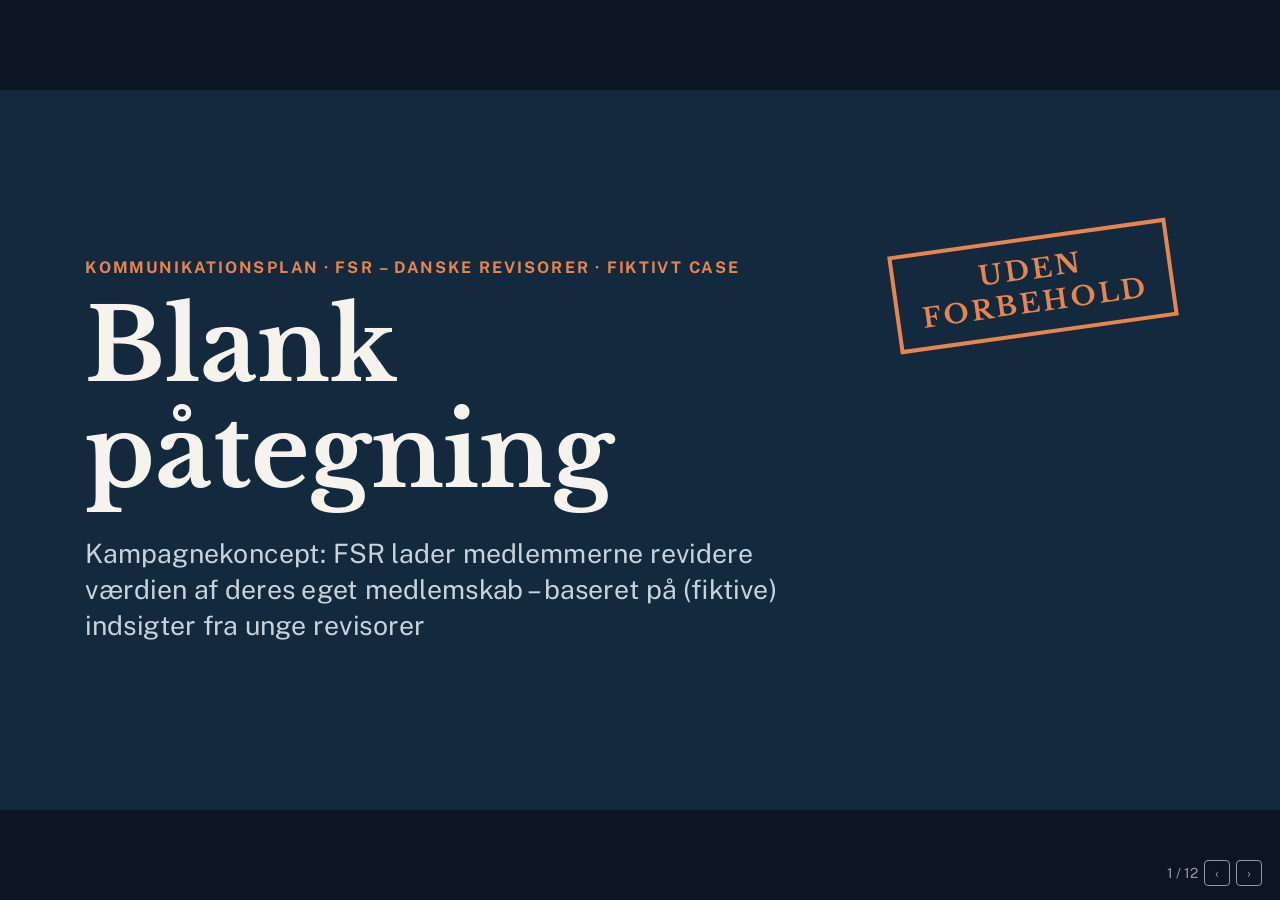
<file: presentation/index.html>
<!DOCTYPE html>
<html lang="da"><head><meta charset="utf-8"><meta name="viewport" content="width=device-width,initial-scale=1">
<title>Blank påtegning – fiktiv kommunikationsplan for FSR</title>
<style>
@font-face{font-family:'Libre Baskerville';font-weight:400;font-style:normal;font-display:block;src:url(fonts/libre-baskerville-latin-400-normal.woff2) format('woff2')}
@font-face{font-family:'Libre Baskerville';font-weight:700;font-style:normal;font-display:block;src:url(fonts/libre-baskerville-latin-700-normal.woff2) format('woff2')}
@font-face{font-family:'Public Sans';font-weight:400;font-style:normal;font-display:block;src:url(fonts/public-sans-latin-400-normal.woff2) format('woff2')}
@font-face{font-family:'Public Sans';font-weight:600;font-style:normal;font-display:block;src:url(fonts/public-sans-latin-600-normal.woff2) format('woff2')}
@font-face{font-family:'Public Sans';font-weight:700;font-style:normal;font-display:block;src:url(fonts/public-sans-latin-700-normal.woff2) format('woff2')}

section {
  padding: 128px;
  background: #F6F3EC;
  color: #13293D;
  font-family: 'Public Sans', Arial, sans-serif;
  display: flex;
  flex-direction: column;
  box-sizing: border-box;
}
section.dark { background: #13293D; color: #F6F3EC; }
section.alt { background: #E9E4D8; }

.eyebrow {
  font-size: 24px;
  font-weight: 700;
  letter-spacing: 3px;
  text-transform: uppercase;
  color: #B2461A;
  margin: 0 0 24px 0;
}
.dark .eyebrow { color: #E8854F; }

h1 {
  font-family: 'Libre Baskerville', Georgia, serif;
  font-size: 150px;
  font-weight: 700;
  line-height: 1.05;
  margin: 0;
  color: #F6F3EC;
}
h2 {
  font-family: 'Libre Baskerville', Georgia, serif;
  font-size: 60px;
  font-weight: 700;
  line-height: 1.15;
  margin: 0 0 48px 0;
  color: #13293D;
}
.dark h2 { color: #F6F3EC; }
h3 {
  font-family: 'Public Sans', Arial, sans-serif;
  font-size: 32px;
  font-weight: 700;
  line-height: 1.2;
  margin: 0 0 14px 0;
  color: #13293D;
}
.dark h3 { color: #F6F3EC; }

p { font-size: 28px; line-height: 1.4; margin: 0; color: #3E4A56; }
.dark p { color: #C9D3DC; }
.lead { font-size: 40px; line-height: 1.35; color: #13293D; }
.dark .lead { color: #F6F3EC; }

ul { margin: 0; padding-left: 36px; font-size: 28px; line-height: 1.4; color: #3E4A56; }
li { margin: 0 0 14px 0; }
.dark ul { color: #C9D3DC; }

.row { display: flex; gap: 40px; }
.col { display: flex; flex-direction: column; flex: 1; }
.card {
  flex: 1;
  background: #FCFBF7;
  border-top: 6px solid #13293D;
  padding: 36px;
}
.alt .card { background: #F6F3EC; }
.dark .card { background: #1E3A52; border-top: 6px solid #E8854F; }
.card .num {
  font-family: 'Libre Baskerville', Georgia, serif;
  font-size: 40px;
  font-weight: 700;
  color: #B2461A;
  margin: 0 0 16px 0;
}
.dark .card .num { color: #E8854F; }

.tag {
  align-self: flex-start;
  background: #13293D;
  color: #F6F3EC;
  font-size: 24px;
  font-weight: 600;
  padding: 6px 18px;
  border-radius: 6px;
  margin: 0 0 24px 0;
}
.dark .tag { background: #E8854F; color: #13293D; }

.label {
  font-size: 24px;
  font-weight: 700;
  letter-spacing: 2px;
  text-transform: uppercase;
  color: #13293D;
  margin: 0 0 20px 0;
  padding-bottom: 12px;
  border-bottom: 3px solid #13293D;
}

.stamp {
  position: absolute;
  border: 6px solid #B2461A;
  color: #B2461A;
  padding: 18px 34px;
  font-family: 'Libre Baskerville', Georgia, serif;
  font-size: 40px;
  font-weight: 700;
  letter-spacing: 4px;
  text-transform: uppercase;
  text-align: center;
  transform: rotate(-8deg);
  animation: stamp 0.45s ease-out 0.6s both;
}
.dark .stamp { border: 6px solid #E8854F; color: #E8854F; }
@keyframes stamp {
  from { opacity: 0; transform: rotate(-8deg) scale(1.5); }
  to { opacity: 1; transform: rotate(-8deg) scale(1); }
}

.rise { animation: rise 0.5s ease-out both; animation-delay: calc(var(--i, 0) * 120ms); }
@keyframes rise {
  from { opacity: 0; transform: translateY(24px); }
  to { opacity: 1; transform: translateY(0); }
}

.ledger { background: #FCFBF7; border: 3px solid #13293D; padding: 40px 44px; position: relative; }
.ledger .lhead { font-family: 'Libre Baskerville', Georgia, serif; font-size: 32px; font-weight: 700; color: #13293D; margin: 0 0 6px 0; }
.ledger .lsub { font-size: 24px; color: #3E4A56; margin: 0 0 24px 0; }
.lrow { display: flex; justify-content: space-between; border-bottom: 2px dotted #8A96A3; padding: 10px 0; }
.lrow p { font-size: 28px; color: #13293D; }
.lrow.total { border-bottom: none; border-top: 3px solid #13293D; margin-top: 8px; }
.lrow.total p { font-weight: 700; }

.step { background: #FCFBF7; border-left: 6px solid #B2461A; padding: 16px 24px; }
.step p { color: #13293D; }
.arrow { width: 40px; height: 32px; align-self: center; margin: 8px 0; }

table { font-size: 28px; color: #13293D; width: 100%; }
.small { font-size: 24px; }

section{position:relative}

html,body{margin:0;height:100%;background:#0B1622;overflow:hidden}
#stage{position:absolute;left:50%;top:50%;width:1920px;height:1080px;transform-origin:0 0}
#stage>section{position:absolute;inset:0;width:1920px;height:1080px;overflow:hidden;display:none}
#stage>section.on{display:flex}
aside.notes{display:none}
th{text-align:left}
th,td{padding:12px 12px 12px 0;border-bottom:1px solid #C9C2B2}
.clean #hud{display:none}
#hud{position:fixed;bottom:14px;right:18px;font:14px 'Public Sans',Arial,sans-serif;color:#C9D3DC;opacity:.7;user-select:none}
#hud button{background:none;border:1px solid #C9D3DC;color:#C9D3DC;border-radius:4px;padding:4px 10px;margin-left:6px;cursor:pointer;font:inherit}
@media print{
 @page{size:1920px 1080px;margin:0}
 html,body{height:auto;overflow:visible;background:none}
 #stage{position:static;transform:none!important;width:auto;height:auto}
 #stage>section{display:flex!important;position:relative;page-break-after:always;break-after:page}
 #stage>section *{animation:none!important}
 #hud{display:none}
}

</style></head><body>
<div id="stage">
<section id="cover" class="dark" style="justify-content:center">
<p class="eyebrow">Kommunikationsplan · FSR – danske revisorer · Fiktivt case</p>
<h1>Blank<br>påtegning</h1>
<p class="lead" style="max-width:1150px;margin-top:48px;color:#C9D3DC">Kampagnekoncept: FSR lader medlemmerne revidere værdien af deres eget medlemskab – baseret på (fiktive) indsigter fra unge revisorer</p>
<div class="stamp" style="right:160px;top:220px">Uden<br>forbehold</div>
<aside class="notes">Konceptet er fiktivt og udarbejdet som case. Det er bygget i samme struktur som kampagnen »Gift ved første sug«: indsigter fra målgruppen, et bærende koncept med en genkendelig reference og tre konkrete produkter. Referencen her er revisorens egen verden: en blank påtegning er det bedste, et regnskab kan få.</aside>
</section>
<section id="udfordring">
<p class="eyebrow">Baggrund</p>
<h2>Værdien er der – men den er usynlig</h2>
<div class="row" style="margin-bottom:56px">
<div class="card rise" style="--i:1"><p class="num">01</p><h3>Faget forandres</h3><p>AI, ny regulering og nye krav til virksomhederne ændrer revisorens hverdag. Medlemmerne skal kunne se, hvad FSR gør for dem i den udvikling.</p></div>
<div class="card rise" style="--i:2"><p class="num">02</p><h3>Medlemskabet er usynligt</h3><p>Mange unge medlemmer har fået medlemskabet gennem arbejdet. De har ikke selv valgt det – og ved ikke, hvad det indeholder.</p></div>
<div class="card rise" style="--i:3"><p class="num">03</p><h3>Svaret søges et andet sted</h3><p>Faglige spørgsmål ryger i et generelt AI-værktøj, før nogen ringer til FSR. Medlemsservice skal være dér, hvor svaret søges.</p></div>
</div>
<p class="lead"><b>Opgaven:</b> Dokumentér og kommunikér den værdi, medlemmerne får – så den kan ses, bruges og deles.</p>
<aside class="notes">Opgaven er hentet direkte fra stillingsopslaget: at dokumentere og kommunikere medlemsværdien, bl.a. via Mit Medlemskab, og at bruge AI til at styrke medlemsservice.</aside>
</section>
<section id="maalgruppe" class="alt">
<p class="eyebrow">Afgrænsning og målgruppe</p>
<h2>Unge revisorer – der hvor medlemskabet vindes eller tabes</h2>
<div class="row" style="gap:64px">
<div class="col" style="flex:3">
<p class="label">Primær målgruppe</p>
<ul>
<li>Personlige medlemmer på 22–32 år: revisorassistenter, revisorer under uddannelse og nyuddannede cand.merc.aud.’er</li>
<li>Ansat i både store og små medlemsvirksomheder</li>
<li>Har ofte fået medlemskabet via arbejdsgiveren – og står over for jobskifte, eksamen eller første busy season</li>
</ul>
<p class="label" style="margin-top:28px">Sekundær målgruppe</p>
<ul>
<li>Partnere og HR i medlemsvirksomhederne, som betaler, anbefaler og deler</li>
</ul>
</div>
<div class="card" style="flex:2;background:#13293D;border-top:6px solid #B2461A">
<p class="tag" style="background:#E8854F;color:#13293D">Fiktivt datagrundlag</p>
<h3 style="color:#F6F3EC">Indsigtsarbejde</h3>
<ul style="color:#C9D3DC">
<li>8 semistrukturerede interviews med unge medlemmer</li>
<li>Spørgeskema til 140 medlemmer på 22–32 år</li>
<li>Samtykke og GDPR-hjemmel på plads før brug af besvarelser</li>
</ul>
</div>
</div>
<aside class="notes">Alle tal og indsigter i casen er opstillet til formålet. I et rigtigt projekt ville man gøre som i Københavns Kommune-projektet: gå ud til målgruppen først og bygge kampagnen på deres egne ord.</aside>
</section>
<section id="indsigter">
<p class="eyebrow">Data fra målgruppen · fiktive tal</p>
<h2>Det bygger vi kampagnen på</h2>
<div class="row" style="gap:64px">
<div class="col">
<p class="label">Indsigter</p>
<ul>
<li>Medlemskabet er et arbejdsredskab, ikke et fællesskab: værdien mærkes, når man sidder fast i en sag</li>
<li>»Jeg spørger ChatGPT først – og så min senior«: AI og kolleger er første stop</li>
<li>Fagsproget er et fællesskab i sig selv: »afstemt«, »væsentligt«, »forbehold«, »busy season«</li>
<li>De vil hellere vise end læse: kurser og beviser deles på LinkedIn</li>
</ul>
</div>
<div class="col">
<p class="label">Fakta</p>
<ul>
<li>7 ud af 10 kan ikke nævne tre medlemsfordele</li>
<li>Under 1 ud af 5 har logget ind på Mit Medlemskab det seneste år</li>
<li>Kanaler: LinkedIn, Instagram og arbejdspladsens Teams-kanaler</li>
<li>Mest værdsat: efteruddannelse, faglige svar og netværk</li>
<li>Størst risiko for udmeldelse: ved jobskifte og efter endt uddannelse</li>
</ul>
</div>
</div>
<aside class="notes">Opstillet efter samme logik som »Gift ved første sug«: indsigter (hvordan målgruppen tænker og taler) til venstre, fakta (hvad de gør og hvor de er) til højre. Fagsproget gør det samme som slangordene for nikotin i det oprindelige projekt: det er målgruppens eget sprog, og kampagnen låner det.</aside>
</section>
<section id="ramme" class="alt">
<p class="eyebrow">Strategisk ramme</p>
<h2>Formål, mål og budskab</h2>
<div class="row" style="gap:64px">
<div class="col" style="flex:2">
<p class="label">Formål</p>
<p style="margin-bottom:36px">Gøre medlemsværdien synlig for unge medlemmer – og gøre FSR til første stop, når de søger faglige svar.</p>
<p class="label">Kernebudskab</p>
<p style="font-family:'Libre Baskerville',Georgia,serif;font-size:32px;font-weight:700;color:#13293D;margin-bottom:36px">»Dit medlemskab er revideret – og det holder.«</p>
<p class="label">Tone</p>
<p>Faglig, selvironisk og menneskelig. Revisorer griner gerne af sig selv – bare tallene er rigtige.</p>
</div>
<div class="col" style="flex:3">
<p class="label">Mål efter 12 måneder (fiktive måltal)</p>
<table>
<tr><th style="width:52%">Mål</th><th style="width:24%">Fra</th><th style="width:24%">Til</th></tr>
<tr><td>Kan nævne tre medlemsfordele</td><td>30 %</td><td>50 %</td></tr>
<tr><td>Logger ind på Mit Medlemskab</td><td>18 %</td><td>40 %</td></tr>
<tr><td>Udmeldelser ved jobskifte</td><td>[indeks 100]</td><td>−15 %</td></tr>
<tr><td>Delte medlemsregnskaber</td><td>0</td><td>1.000</td></tr>
<tr><td>Spørgsmål løst af Spørg FSR</td><td>0</td><td>60 %</td></tr>
</table>
</div>
</div>
<aside class="notes">Målene er SMART-formuleret, så de kan følges op. Udgangspunktet for udmeldelser er sat som et indeks, fordi det rigtige tal skal hentes fra CRM.</aside>
</section>
<section id="koncept" class="dark">
<p class="eyebrow">Konceptet</p>
<h2>Blank påtegning</h2>
<p class="lead" style="max-width:1200px;margin-bottom:56px">I revision er en blank påtegning det bedste, et regnskab kan få: et retvisende billede, uden forbehold. Kampagnen vender det om – FSR lader sine egne medlemmer revidere medlemskabet.</p>
<div class="row">
<div class="card rise" style="--i:1"><p class="num">01</p><h3>Fagets eget sprog</h3><p>Genkendelse fra første sekund. Kun en revisor forstår joken helt – og det er pointen.</p></div>
<div class="card rise" style="--i:2"><p class="num">02</p><h3>Selvironi giver troværdighed</h3><p>FSR tør blive revideret. Finder medlemmerne et forbehold, viser FSR, hvad der bliver rettet.</p></div>
<div class="card rise" style="--i:3"><p class="num">03</p><h3>Én rød tråd</h3><p>Konceptet bærer alle tre produkter: regnskabet, videoerne og AI-assistenten.</p></div>
</div>
<div class="stamp" style="right:128px;top:150px">Revideret</div>
<aside class="notes">Ligesom »Gift ved første sug« lånte formatet fra »Gift ved første blik«, låner dette koncept en reference, målgruppen kender indefra. Forskellen er, at referencen her er fagspecifik: den rammer smallere, men dybere – og det passer til en interesseorganisation, hvor fællesskabet netop er faget.</aside>
</section>
<section id="produkt1">
<p class="eyebrow">Produkt 1</p>
<h2>Dit Medlemsregnskab</h2>
<div class="row" style="gap:64px;align-items:flex-start">
<div class="col" style="flex:5">
<ul>
<li>Et personligt »årsregnskab« i Mit Medlemskab hver januar: kurser, faglige svar, events og rabatter – omregnet til kroner</li>
<li>Sat op som et rigtigt regnskab, med noter og FSR’s påtegning nederst</li>
<li>Kan deles som LinkedIn-billede: »Mit medlemskab – revideret uden forbehold«</li>
<li>Bygger på data fra CRM: kræver ren registrering, og deling sker kun med aktivt samtykke</li>
</ul>
</div>
<div class="ledger" style="flex:4">
<p class="lhead">Medlemsregnskab 2027</p>
<p class="lsub">Medlem: [Navn] · Eksempel med fiktive tal</p>
<div class="lrow"><p>Efteruddannelse (3 kurser)</p><p>6.900 kr.</p></div>
<div class="lrow"><p>Faglige svar (5)</p><p>2.500 kr.</p></div>
<div class="lrow"><p>Netværksevents (2)</p><p>800 kr.</p></div>
<div class="lrow"><p>Rabatter</p><p>1.200 kr.</p></div>
<div class="lrow total"><p>Samlet værdi</p><p>11.400 kr.</p></div>
<div class="stamp" style="right:36px;bottom:-56px;font-size:32px;padding:12px 24px">Blank påtegning</div>
</div>
</div>
<aside class="notes">Produktet rammer direkte opgaven i stillingsopslaget: at dokumentere og kommunikere medlemsværdien via Mit Medlemskab. Det giver også medlemmerne en grund til at logge ind – og en grund til at dele.</aside>
</section>
<section id="produkt2" class="alt">
<p class="eyebrow">Produkt 2</p>
<h2>Videoserien »Blank påtegning«</h2>
<div class="row" style="gap:64px">
<div class="col" style="flex:5">
<ul>
<li>Short-form (45–60 sek.) på LinkedIn og Instagram</li>
<li>Unge revisorer fra medlemsvirksomhederne »reviderer« ét løfte fra FSR pr. afsnit</li>
<li>Fast format: løftet → stikprøven → konklusionen. Blank påtegning eller forbehold – og ved forbehold viser FSR, hvad der rettes</li>
<li>Humor fra hverdagen: busy season, deadlines og kaffe kl. 23</li>
<li>Samtalestarter på arbejdspladsen, så budskabet går via kollegerne</li>
</ul>
</div>
<div class="col" style="flex:4">

<div class="step" style="margin-bottom:10px"><p><b>1.</b> Hotline kl. 16.55 – tager de den?</p></div>
<div class="step" style="margin-bottom:10px"><p><b>2.</b> Kan efteruddannelsen bruges i morgen?</p></div>
<div class="step" style="margin-bottom:10px"><p><b>3.</b> Hvad laver FSR egentlig på Christiansborg?</p></div>
<div class="step" style="margin-bottom:10px"><p><b>4.</b> Spørg FSR mod ChatGPT</p></div>
<div class="step"><p><b>5.</b> Forbeholdet: Mit Medlemskab er svært at finde rundt i</p></div>
</div>
</div>
<aside class="notes">Målgruppen vil helst have viden fra kolleger og på sociale medier – samme fund som i nikotinprojektet. Derfor er afsænderne unge revisorer, ikke FSR selv. Afsnit 5 er bevidst et forbehold: det gør de andre påtegninger troværdige.</aside>
</section>
<section id="produkt3">
<p class="eyebrow">Produkt 3</p>
<h2>»Spørg FSR« – AI-assistent i Mit Medlemskab</h2>
<div class="row" style="gap:64px">
<div class="col" style="flex:5">
<ul>
<li>Svarer på faglige og medlemsrelaterede spørgsmål ud fra FSR’s egne vejledninger og materialer</li>
<li>Viser altid kilden – og har altid knappen »Tal med en konsulent«</li>
<li>Spørgsmål, den ikke kan svare på, går videre til medlemsservice og registreres i CRM</li>
<li>Lanceres sammen med videoafsnit 4: »Spørg FSR mod ChatGPT«</li>
</ul>
</div>
<div class="col" style="flex:4">
<div class="step rise" style="--i:1"><p>Medlemmet stiller et spørgsmål</p></div>
<svg width="28" height="44" viewBox="0 0 28 44" style="align-self:center;margin:8px 0" aria-hidden="true"><path d="M9 0h10v26h9L14 44 0 26h9z" fill="#B2461A"/></svg>
<div class="step rise" style="--i:2"><p>AI svarer med kilde fra FSR</p></div>
<svg width="28" height="44" viewBox="0 0 28 44" style="align-self:center;margin:8px 0" aria-hidden="true"><path d="M9 0h10v26h9L14 44 0 26h9z" fill="#B2461A"/></svg>
<div class="step rise" style="--i:3"><p>Usikkert svar? En konsulent tager over</p></div>
<svg width="28" height="44" viewBox="0 0 28 44" style="align-self:center;margin:8px 0" aria-hidden="true"><path d="M9 0h10v26h9L14 44 0 26h9z" fill="#B2461A"/></svg>
<div class="step rise" style="--i:4"><p>Læringen går tilbage i CRM: hvad har medlemmerne brug for?</p></div>
</div>
</div>
<aside class="notes">Her mødes kommunikation og AI-implementering, som stillingsopslaget beskriver. Assistenten er ikke kun en service: de spørgsmål, den ikke kan svare på, er gratis indsigt i medlemmernes behov.</aside>
</section>
<section id="tidsplan" class="alt">
<p class="eyebrow">Udrulning</p>
<h2>Tidsplan 2027</h2>
<div class="row" style="gap:32px">
<div class="card rise" style="--i:1"><p class="num">Q1</p><h3>Grundlag</h3><p class="small">Ryd op i CRM-data, lav GDPR-vurdering og rekrutter 6 ambassadører fra medlemsvirksomheder.</p></div>
<div class="card rise" style="--i:2"><p class="num">Q2</p><h3>Pilot</h3><p class="small">Test Spørg FSR internt i sekretariatet og med 20 medlemmer. Optag de første videoer.</p></div>
<div class="card rise" style="--i:3"><p class="num">Q3–Q4</p><h3>Lancering</h3><p class="small">Videoserien kører med ét afsnit hver tredje uge. Spørg FSR lanceres i god tid før busy season.</p></div>
<div class="card rise" style="--i:4"><p class="num">Jan. 2028</p><h3>Påtegning</h3><p class="small">Det første Medlemsregnskab sendes ud, og kampagnen evalueres mod målene.</p></div>
</div>
<p class="lead" style="margin-top:56px">Rækkefølgen følger medlemmernes år: hjælpen skal være klar, før travlheden starter.</p>
<aside class="notes">Spørg FSR lanceres før januar, fordi indsigterne viser, at værdien mærkes i pressede perioder. Medlemsregnskabet kommer i januar, når året kan gøres op.</aside>
</section>
<section id="ansvar">
<p class="eyebrow">Ansvarlighed og forankring</p>
<h2>AI, GDPR og ejerskab</h2>
<div class="row">
<div class="card rise" style="--i:1"><p class="num">Data</p><ul><li>Medlemsregnskabet viser kun medlemmets egne data</li><li>Deling kræver aktivt samtykke</li><li>Dataminimering og databehandleraftale med leverandøren</li></ul></div>
<div class="card rise" style="--i:2"><p class="num">AI</p><ul><li>Det står tydeligt, at man taler med en AI (AI-forordningens krav om gennemsigtighed)</li><li>Et menneske kan altid tage over</li><li>Svarene kvalitetstjekkes løbende</li></ul></div>
<div class="card rise" style="--i:3"><p class="num">Forankring</p><ul><li>Medlemsservice ejer Spørg FSR</li><li>Fagkonsulenter godkender kildematerialet</li><li>Månedligt gennemsyn af ubesvarede spørgsmål</li></ul></div>
</div>
<aside class="notes">En interesseorganisation lever af tillid. Derfor er ansvarlig brug af AI og medlemsdata ikke et tillæg til kampagnen – det er en forudsætning for, at påtegningen er troværdig.</aside>
</section>
<section id="afslutning" class="dark" style="justify-content:center">
<p class="eyebrow">Den uafhængige revisors påtegning</p>
<h2 style="max-width:1300px;font-weight:400;line-height:1.3">Vi har revideret medlemskabet. Det er vores opfattelse, at det giver et retvisende billede af den værdi, FSR skaber for sine medlemmer.</h2>
<p style="margin-top:24px">Fiktivt case – alle tal, indsigter og citater er opstillet til formålet.</p>
<div class="stamp" style="right:128px;bottom:150px">Blank påtegning</div>
<aside class="notes">Afslutningen låner revisionspåtegningens faste formulering, så hele kampagnen slutter, hvor konceptet begynder.</aside>
</section>

</div>
<div id="hud"><span id="n"></span><button onclick="show(i-1)" aria-label="Forrige">‹</button><button onclick="show(i+1)" aria-label="Næste">›</button></div>
<script>
const S=[...document.querySelectorAll('#stage>section')];let i=0;
function fit(){const st=document.getElementById('stage');const k=Math.min(innerWidth/1920,innerHeight/1080);st.style.transform=`scale(${k}) translate(-50%,-50%)`;}
function show(n){i=Math.max(0,Math.min(S.length-1,n));S.forEach((s,j)=>s.classList.toggle('on',j===i));document.getElementById('n').textContent=(i+1)+' / '+S.length;history.replaceState(null,'','#'+(i+1));}
addEventListener('keydown',e=>{if(['ArrowRight','PageDown',' '].includes(e.key))show(i+1);if(['ArrowLeft','PageUp'].includes(e.key))show(i-1);if(e.key==='Home')show(0);if(e.key==='End')show(S.length-1);if(e.key==='f')document.documentElement.requestFullscreen&&document.documentElement.requestFullscreen();});
document.getElementById('stage').addEventListener('click',e=>show(e.clientX<innerWidth/3?i-1:i+1));
if(location.search.includes('clean'))document.body.classList.add('clean');addEventListener('resize',fit);fit();show((parseInt(location.hash.slice(1))||1)-1);
</script>
</body></html>
</file>
